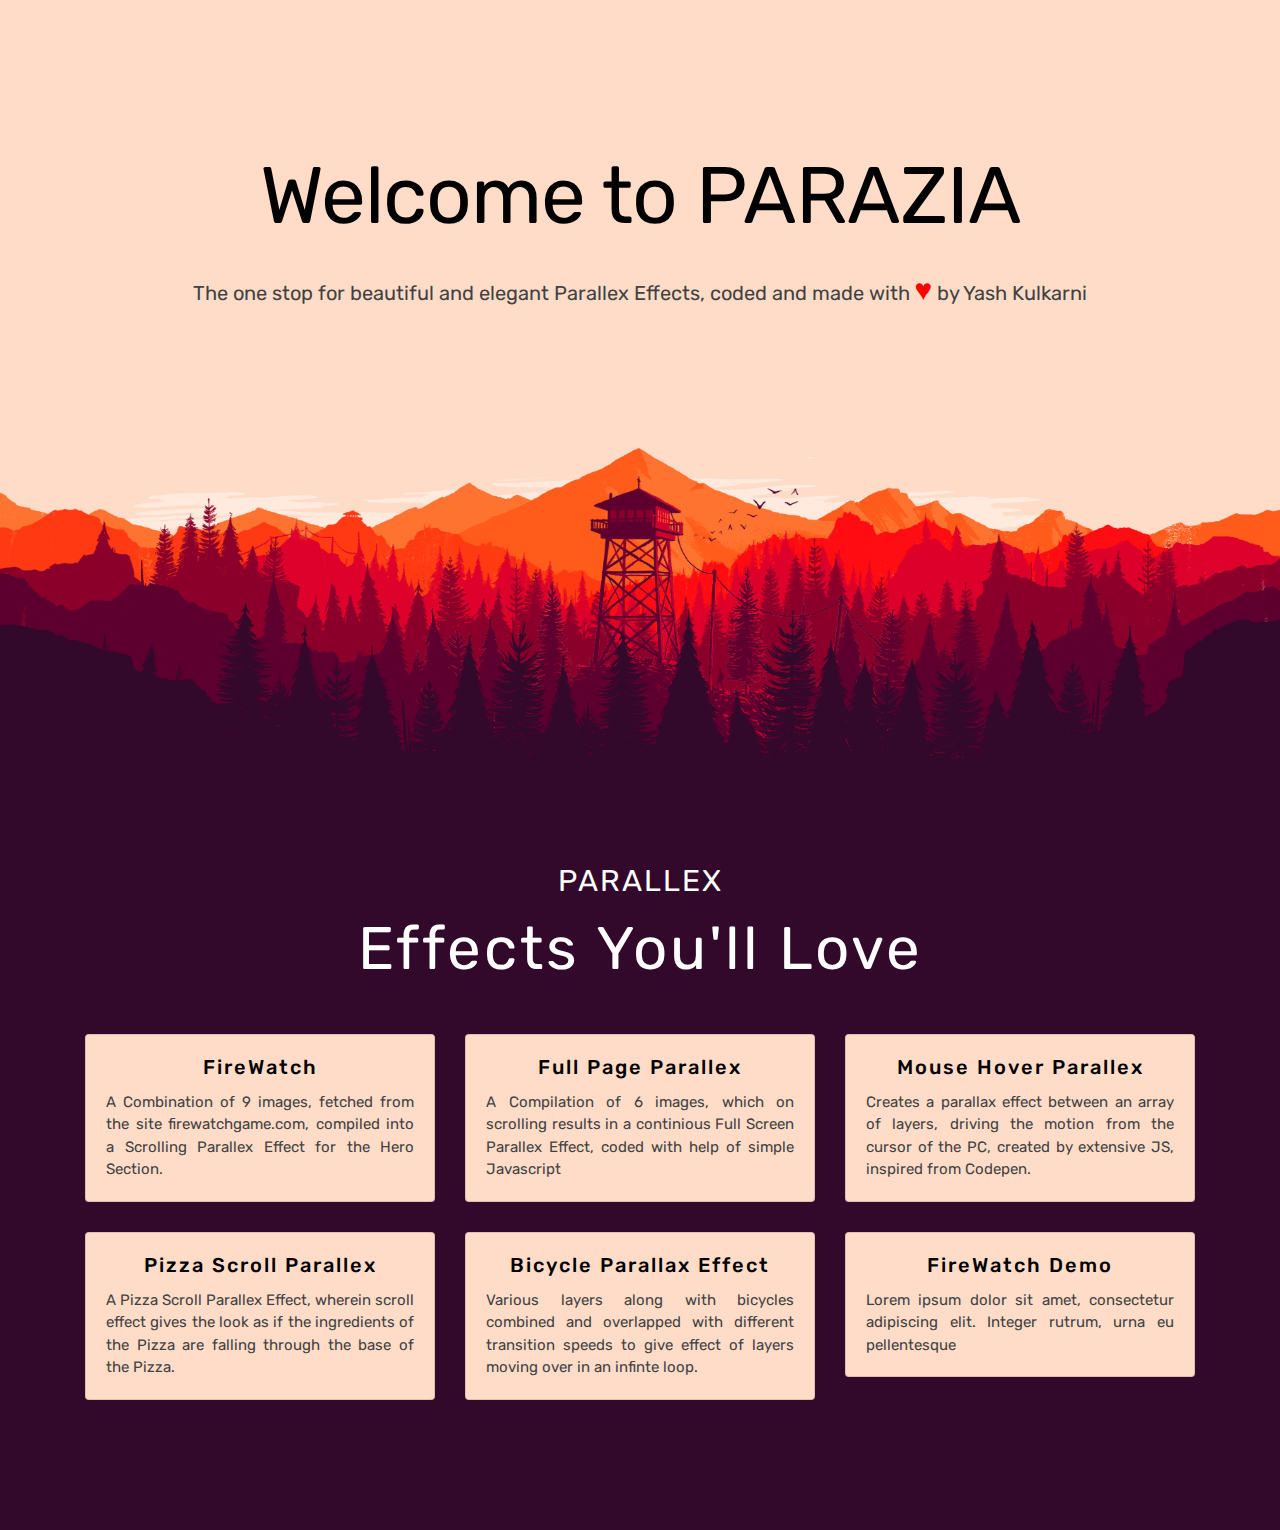
<file: index.html>
<!doctype html>
<html lang="en">
<head>
    <title>Parazia - The Parallex Stop</title>
    <!-- Required meta tags -->
    <meta charset="utf-8">
    <meta name="viewport" content="width=device-width, initial-scale=1, shrink-to-fit=no">
    <meta name="description" content="Parazia - THe Parallex Landing Page">
    <meta name="keywords" content="HTML5, bootstrap, css, parallex, landing, responsive">
    <link rel="icon" href="images/logo.png" type="image" sizes="16x16">
    <!-- Font -->
    <link rel="dns-prefetch" href="//fonts.googleapis.com">
    <link href="https://fonts.googleapis.com/css?family=Rubik:300,400,500" rel="stylesheet">

    <!-- Bootstrap CSS -->
    <link rel="stylesheet" href="css/bootstrap.min.css">
    <!-- Themify Icons -->
    <link rel="stylesheet" href="css/themify-icons.css">
    <!-- Owl carousel -->
    <link rel="stylesheet" href="css/owl.carousel.min.css">
    <!-- Main css -->
    <link href="css/style.css" rel="stylesheet">
</head>

<body data-spy="scroll" data-target="#navbar" data-offset="30">

    <!-- Nav Menu 

    <div class="nav-menu fixed-top">
        <div class="container">
            <div class="row">
                <div class="col-md-12">
                    <nav class="navbar navbar-dark navbar-expand-lg">
                        <a class="navbar-brand" href="index.html"><img src="images/logo.png" class="img-fluid" alt="logo"></a> <button class="navbar-toggler" type="button" data-toggle="collapse" data-target="#navbar" aria-controls="navbar" aria-expanded="false" aria-label="Toggle navigation"> <span class="navbar-toggler-icon"></span> </button>
                        <div class="collapse navbar-collapse" id="navbar">
                            <ul class="navbar-nav ml-auto">
                                <li class="nav-item"> <a class="nav-link active" href="#home">HOME <span class="sr-only">(current)</span></a> </li>
                                <li class="nav-item"> <a class="nav-link" href="#features">FEATURES</a> </li>
                                <li class="nav-item"> <a class="nav-link" href="#gallery">GALLERY</a> </li>
                                <li class="nav-item"> <a class="nav-link" href="#pricing">PRICING</a> </li>
                                <li class="nav-item"> <a class="nav-link" href="#contact">CONTACT</a> </li>
                                <li class="nav-item"><a href="#" class="btn btn-outline-light my-3 my-sm-0 ml-lg-3">Download</a></li>
                            </ul>
                        </div>
                    </nav>
                </div>
            </div>
        </div>
    </div>
-->

    <header class="bg-gradient" id="home">
        <div class="container mt-5">
            <h1>Welcome to PARAZIA</h1>
            <p class="subtitle">The one stop for beautiful and elegant Parallex Effects, coded and made with 
                <span style="font-size:150%;color:red">&hearts;</span> by <a class="name" href="https://github.com/Selium98" target="_blank">Yash Kulkarni</a></p>

        </div>
        <div class="img-holder mt-3"><img src="images/hero2.png" width="100%" class="img-fluid"></div>
    </header>

<!-- conrainer section starts -->

    <div class="container" style="padding-top: 100px; padding-bottom: 100px;">

        <div class="section-title">
            <div class="section-mini-heading">parallex</div>
            <div class="section-heading">Effects you'll love</div>
        </div>

        <div class="row">
                    
           <div class="col-12 col-lg-4">
                <a href="./Effect 1 - FireWatch/index.html" target="_blank">
                   <div class="card">
                        <h4 class="card-title">FireWatch</h4>
                            <p class="card-text">A Combination of 9 images, fetched from the site firewatchgame.com, compiled into a Scrolling Parallex Effect for the Hero Section.</p>    
                    </div>
                </a>
            </div>

            <div class="col-12 col-lg-4">
                 <a href="./Effect 2 - Full page Parallex Scrolling/index.html" target="_blank">
                    <div class="card">
                        <h4 class="card-title">Full Page Parallex</h4>
                        <p class="card-text">A Compilation of 6 images, which on scrolling results in a continious Full Screen Parallex Effect, coded with help of simple Javascript</p>    
                     </div>
                </a>
            </div>

            <div class="col-12 col-lg-4">
                <a href="./Effect 3 - Mouse Hover Parallex/index.html" target="_blank">
                   <div class="card">
                        <h4 class="card-title">Mouse Hover Parallex</h4>
                            <p class="card-text">Creates a parallax effect between an array of layers, driving the motion from the cursor of the PC, created by extensive JS, inspired from Codepen.</p>    
                    </div>
                </a>
            </div>


        </div>


<!--end of row 1 -->

        <div class="row">
                    
           <div class="col-12 col-lg-4">
                <a href="./Effect 4 - Pizza Mouse Scroll Parallex/index.html" target="_blank">
                   <div class="card">
                        <h4 class="card-title">Pizza Scroll Parallex</h4>
                            <p class="card-text">A Pizza Scroll Parallex Effect, wherein scroll effect gives the look as if the ingredients of the Pizza are falling through the base of the Pizza.</p>    
                    </div>
                </a>
            </div>
                     

           <div class="col-12 col-lg-4">
           		<a href="./Effect 5 - Bicycle Parallex Effect/index.html" target="_blank">
               		<div class="card">
               			<h4 class="card-title">Bicycle Parallax Effect</h4>
                        <p class="card-text">Various layers along with bicycles combined and overlapped with different transition speeds to give effect of layers moving over in an infinte loop.</p>    
                	</div>
            	</a>
            </div>

            <div class="col-12 col-lg-4">
               <div class="card">
                    <h4 class="card-title">FireWatch Demo</h4>
                        <p class="card-text">Lorem ipsum dolor sit amet, consectetur adipiscing elit. Integer rutrum, urna eu pellentesque </p>    
                </div>
            </div>

        </div>

<!--end of row 2 -->

    </div>

<!--end of container section -->
</body>
</html>
</file>
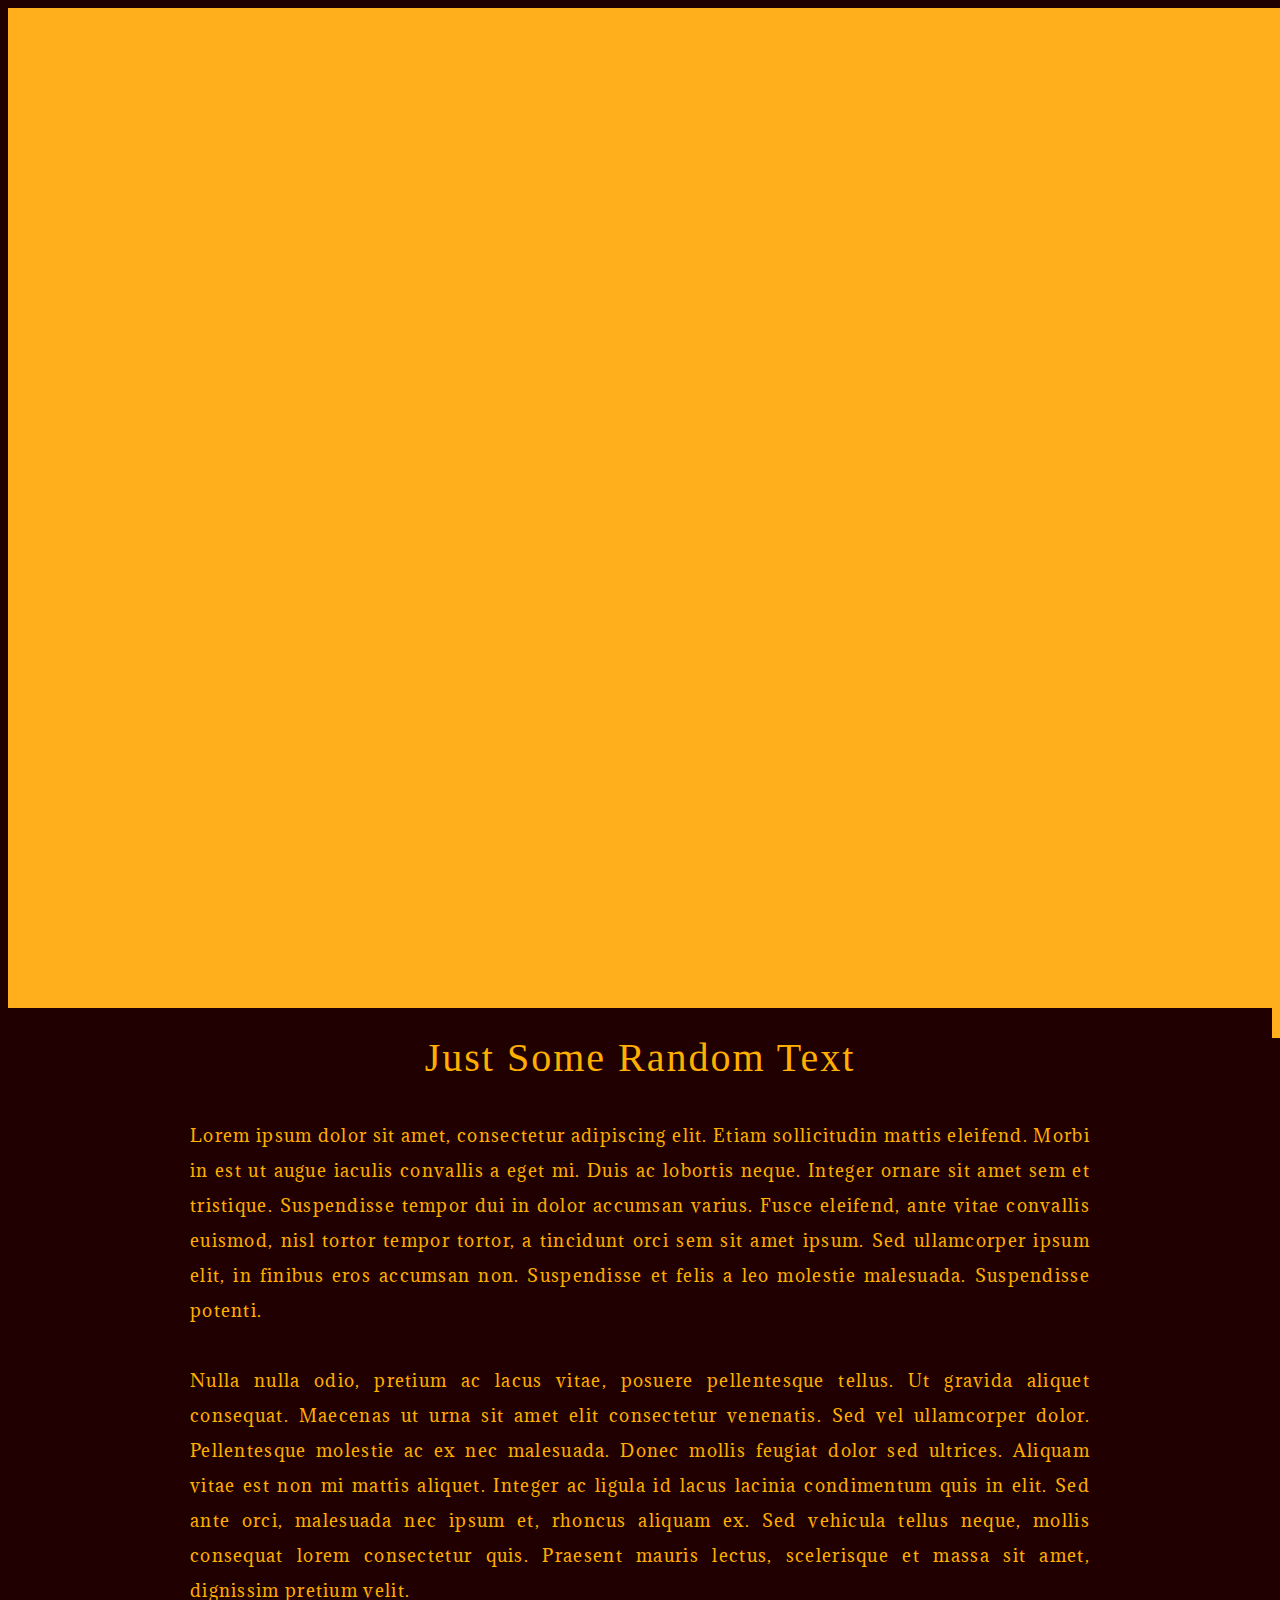
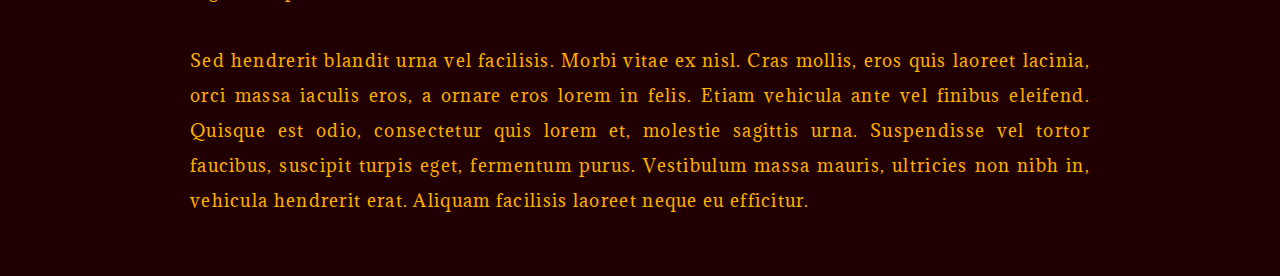
<file: Effect 1 - FireWatch/index.html>
<!DOCTYPE html>

<html>
	<head>
		<meta name="viewport" content="width=device-width, initial-scale=1"> 
		<title>Effect 1 - Firewatch</title>
		<meta charset="utf-8">
		<link rel="stylesheet" href="css/firewatchlaunch.css" type="text/css" media="screen" charset="utf-8">
		<link href='https://fonts.googleapis.com/css?family=Adamina' rel='stylesheet'>
		<link rel="icon" href="images/logo.png" type="image" sizes="16x16">
		<script type="text/javascript" src="js/script.js"></script>					
	</head>
	<body class="firewatch launch withxbone">
		<div id="page">
			<div class="keyart" id="nonparallax"></div>
			<div class="keyart" id="parallax">
				<div class="keyart_layer parallax" id="keyart-0" data-speed="2"></div>		<!-- 00.0 -->
				<div class="keyart_layer parallax" id="keyart-1" data-speed="5"></div>	<!-- 12.5 -->
				<div class="keyart_layer parallax" id="keyart-2" data-speed="11"></div>		<!-- 25.0 -->
				<div class="keyart_layer parallax" id="keyart-3" data-speed="16"></div>	<!-- 37.5 -->
				<div class="keyart_layer parallax" id="keyart-4" data-speed="26"></div>		<!-- 50.0 -->
				<div class="keyart_layer parallax" id="keyart-5" data-speed="36"></div>	<!-- 62.5 -->
				<div class="keyart_layer parallax" id="keyart-6" data-speed="49"></div>		<!-- 75.0 -->
				<div class="keyart_layer" id="keyart-scrim"></div>
				<div class="keyart_layer parallax" id="keyart-7" data-speed="69"></div>		<!-- 87.5 -->
				<div class="keyart_layer" id="keyart-8" data-speed="100"></div>		<!-- 100. -->
			</div> 
			<div id="maincontain">
				<div id="main">
					<h2 class="mainheading">Just Some Random Text</h2>
					<h2 class="subtext">Lorem ipsum dolor sit amet, consectetur adipiscing elit. Etiam sollicitudin mattis eleifend. Morbi in est ut augue iaculis convallis a eget mi. Duis ac lobortis neque. Integer ornare sit amet sem et tristique. Suspendisse tempor dui in dolor accumsan varius. Fusce eleifend, ante vitae convallis euismod, nisl tortor tempor tortor, a tincidunt orci sem sit amet ipsum. Sed ullamcorper ipsum elit, in finibus eros accumsan non. Suspendisse et felis a leo molestie malesuada. Suspendisse potenti. <br><br>Nulla nulla odio, pretium ac lacus vitae, posuere pellentesque tellus. Ut gravida aliquet consequat. Maecenas ut urna sit amet elit consectetur venenatis. Sed vel ullamcorper dolor. Pellentesque molestie ac ex nec malesuada. Donec mollis feugiat dolor sed ultrices. Aliquam vitae est non mi mattis aliquet. Integer ac ligula id lacus lacinia condimentum quis in elit. Sed ante orci, malesuada nec ipsum et, rhoncus aliquam ex. Sed vehicula tellus neque, mollis consequat lorem consectetur quis. Praesent mauris lectus, scelerisque et massa sit amet, dignissim pretium velit.<br> <br> Sed hendrerit blandit urna vel facilisis. Morbi vitae ex nisl. Cras mollis, eros quis laoreet lacinia, orci massa iaculis eros, a ornare eros lorem in felis. Etiam vehicula ante vel finibus eleifend. Quisque est odio, consectetur quis lorem et, molestie sagittis urna. Suspendisse vel tortor faucibus, suscipit turpis eget, fermentum purus. Vestibulum massa mauris, ultricies non nibh in, vehicula hendrerit erat. Aliquam facilisis laoreet neque eu efficitur.
					</h2>
				</div>
			</div>
		</div>
	</body>
</html>
</file>
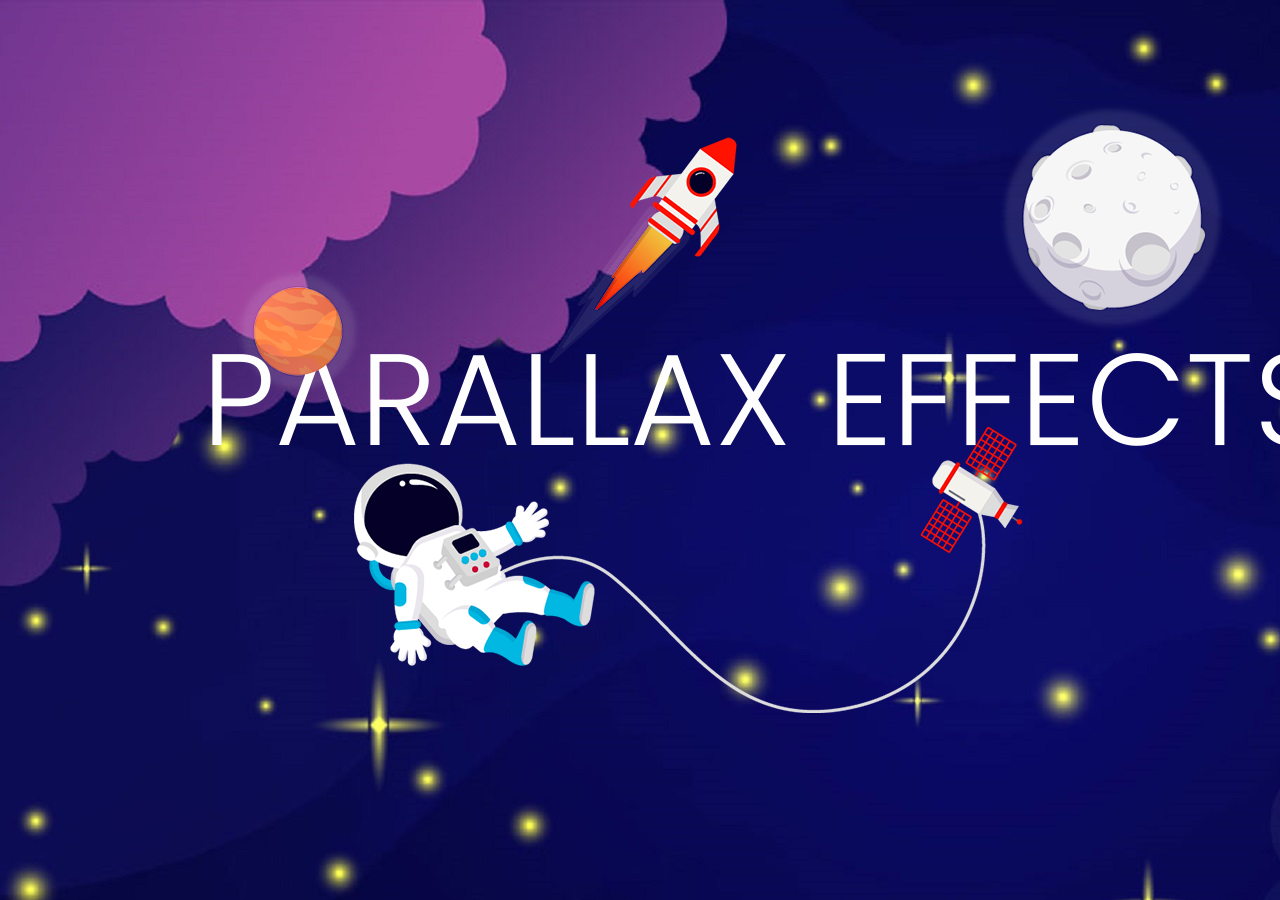
<file: Effect 3 - Mouse Hover Parallex/index.html>
<!DOCTYPE html>
<html>
<head>
	<meta charset="utf-8">
	<title>Effect 3 - Mouse Hover Parallex</title>
	<link rel="stylesheet" href="css/style.css">
	<link rel="icon" href="images/logo.png" sizes="16x16">
<script src="js/script.js"></script>
</head>
<body>
	<div class="container" style="width: 100%; height: 100vh; overflow: hidden; background: url(images/background1.jpg);
	background-attachment: fixed;">
		<ul id="scene">
			<li class="layer img-text" data-depth=".1"><img src="images/text.png"></li>
			<li class="layer" data-depth="1"><img src="images/planet1.png"></li>
			<li class="layer" data-depth="-1"><img src="images/planet2.png"></li>
			<li class="layer" data-depth="2"><img src="images/astronaut.png"></li>
			<li class="layer" data-depth="0.5"><img src="images/rocket.png"></li>
		</ul>
	</div>
	<script>
		var scene = document.getElementById('scene');
		var parallax = new Parallax(scene);
	</script>
</body>
</html>
</file>
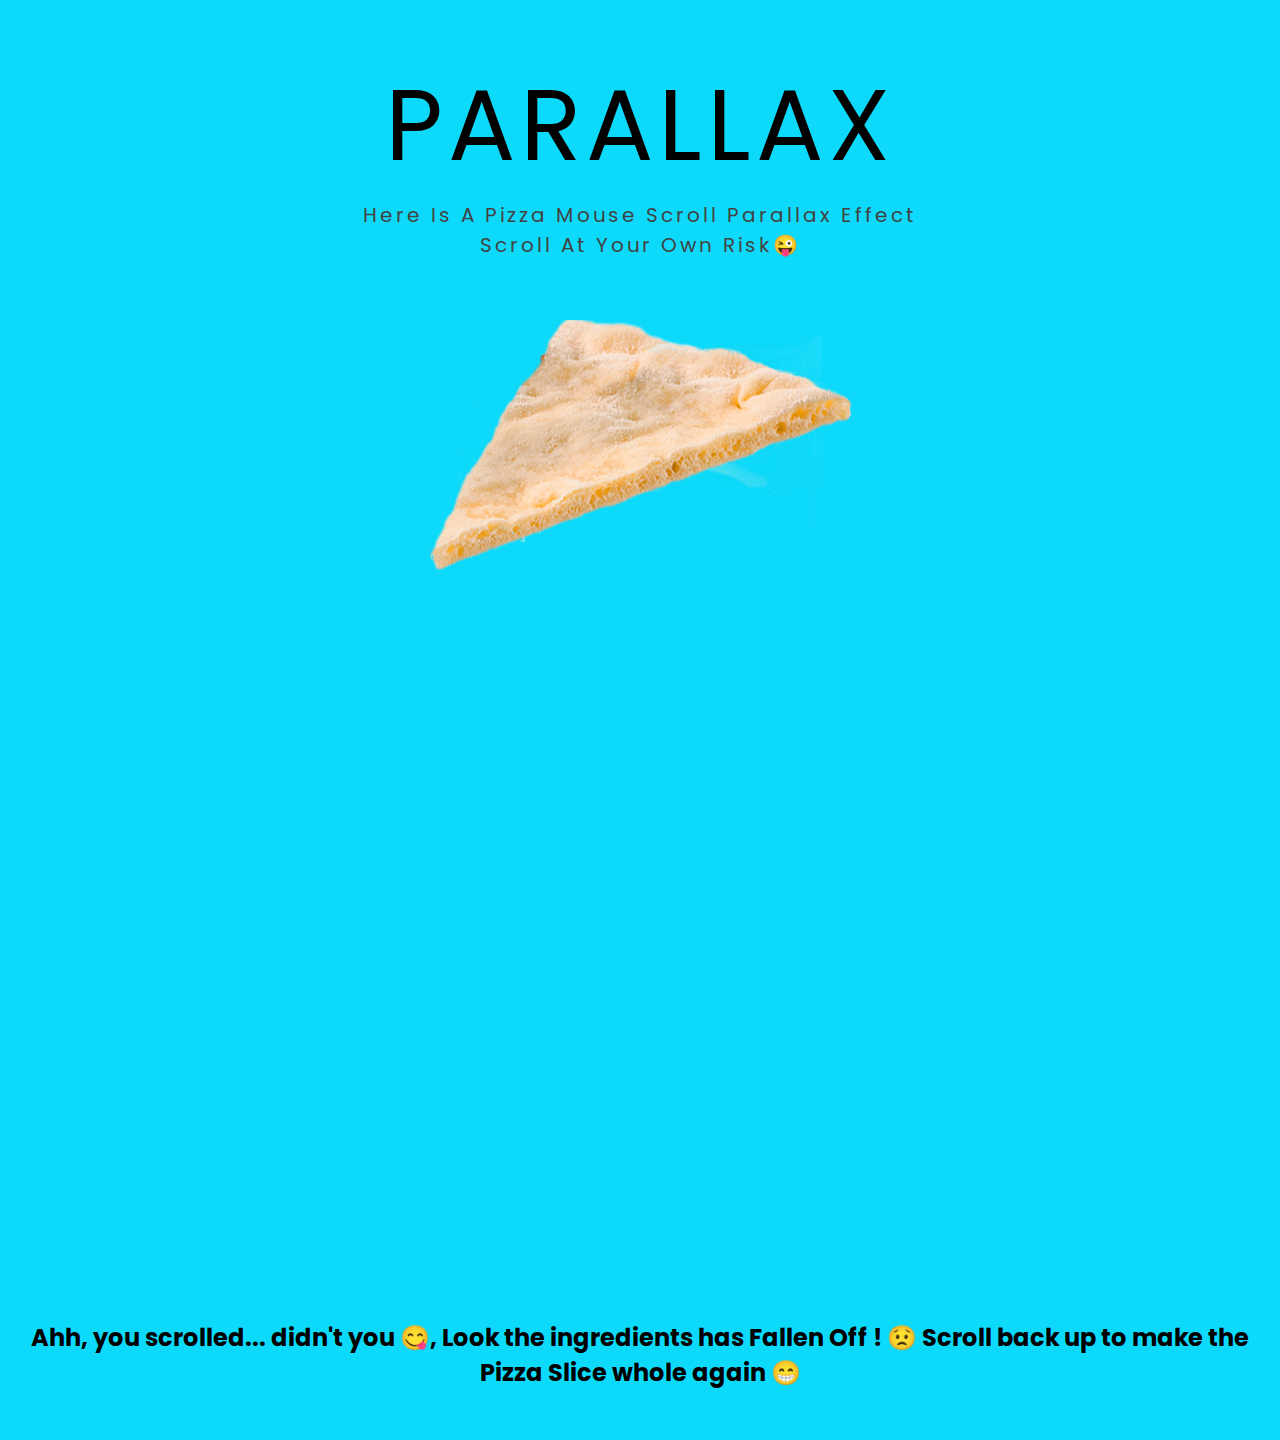
<file: Effect 4 - Pizza Mouse Scroll Parallex/index.html>
<!DOCTYPE html>
<html lang="en">
<head>
    <meta charset="UTF-8">
    <meta name="viewport" content="width=device-width, initial-scale=1.0">
    <title>Effect 4 - Pizza Mouse Scroll Parallex</title>
    <link rel="icon" href="images/logo.png" sizes="16x16">
    <link rel="stylesheet" href="css/style.css">
    <link href="https://fonts.googleapis.com/css?family=Poppins&display=swap" rel="stylesheet">
</head>
<body>
    <div class="text">Parallax</div>
        <div class="sub-text">
        	<p>here is a pizza mouse scroll parallax effect</p>
        	<p>scroll at your own risk😜</p>
    	</div>
    <div class="thumb">
        <div class="bg bg1"></div>
        <div class="bg bg2"></div>
        <div class="bg bg3"></div>
        <div class="bg bg4"></div>
        <div class="bg bg5"></div>
        <div class="bg bg6"></div>
    </div>
    <section class="bottom-text">
        <h2>Ahh, you scrolled... didn't you 😋, Look the ingredients has Fallen Off ! 😟 Scroll back up to make the Pizza Slice whole again 😁</h2>
    </section>

    <script>
        function check(element){
            const item = document.querySelector(element);
            return item.scrollHeight/2;
        }
        function start(element1, element2){
            const el1 = document.querySelectorAll(element1);
            const el2 = document.querySelectorAll(element2);
            el1.forEach((item, index)=>{
                let height = item.clientHeight;
                item.style.top = `${index*height}px`;
                el2.forEach(item =>{
                    item.style.minHeight = `${el1.length * height}px`;
                })
            })
        }
        function end(element){
            const el = document.querySelectorAll(element);
            el.forEach(item =>{
                item.style.top = 0;
            })
        }

        window.addEventListener('scroll', ()=>{
            if(window.scrollY > check('.text')){
                start('.bg', '.thumb');
            }else{
                end('.bg');
            }
        })
    </script>
</body>
</html>
</file>
<file: css/themify-icons.css>
@font-face {
    font-family: 'themify';
    src: url('../fonts/themify.eot?-fvbane');
    src: url('../fonts/themify.eot?#iefix-fvbane') format('embedded-opentype'), url('../fonts/themify.woff?-fvbane') format('woff'), url('../fonts/themify.ttf?-fvbane') format('truetype'), url('../fonts/themify.svg?-fvbane#themify') format('svg');
    font-weight: normal;
    font-style: normal;
}

[class^="ti-"],
[class*=" ti-"] {
    font-family: 'themify';
    speak: none;
    font-style: normal;
    font-weight: normal;
    font-variant: normal;
    text-transform: none;
    line-height: 1;
    /* Better Font Rendering =========== */
    -webkit-font-smoothing: antialiased;
    -moz-osx-font-smoothing: grayscale;
}

.ti-wand:before {
    content: "\e600";
}

.ti-volume:before {
    content: "\e601";
}

.ti-user:before {
    content: "\e602";
}

.ti-unlock:before {
    content: "\e603";
}

.ti-unlink:before {
    content: "\e604";
}

.ti-trash:before {
    content: "\e605";
}

.ti-thought:before {
    content: "\e606";
}

.ti-target:before {
    content: "\e607";
}

.ti-tag:before {
    content: "\e608";
}

.ti-tablet:before {
    content: "\e609";
}

.ti-star:before {
    content: "\e60a";
}

.ti-spray:before {
    content: "\e60b";
}

.ti-signal:before {
    content: "\e60c";
}

.ti-shopping-cart:before {
    content: "\e60d";
}

.ti-shopping-cart-full:before {
    content: "\e60e";
}

.ti-settings:before {
    content: "\e60f";
}

.ti-search:before {
    content: "\e610";
}

.ti-zoom-in:before {
    content: "\e611";
}

.ti-zoom-out:before {
    content: "\e612";
}

.ti-cut:before {
    content: "\e613";
}

.ti-ruler:before {
    content: "\e614";
}

.ti-ruler-pencil:before {
    content: "\e615";
}

.ti-ruler-alt:before {
    content: "\e616";
}

.ti-bookmark:before {
    content: "\e617";
}

.ti-bookmark-alt:before {
    content: "\e618";
}

.ti-reload:before {
    content: "\e619";
}

.ti-plus:before {
    content: "\e61a";
}

.ti-pin:before {
    content: "\e61b";
}

.ti-pencil:before {
    content: "\e61c";
}

.ti-pencil-alt:before {
    content: "\e61d";
}

.ti-paint-roller:before {
    content: "\e61e";
}

.ti-paint-bucket:before {
    content: "\e61f";
}

.ti-na:before {
    content: "\e620";
}

.ti-mobile:before {
    content: "\e621";
}

.ti-minus:before {
    content: "\e622";
}

.ti-medall:before {
    content: "\e623";
}

.ti-medall-alt:before {
    content: "\e624";
}

.ti-marker:before {
    content: "\e625";
}

.ti-marker-alt:before {
    content: "\e626";
}

.ti-arrow-up:before {
    content: "\e627";
}

.ti-arrow-right:before {
    content: "\e628";
}

.ti-arrow-left:before {
    content: "\e629";
}

.ti-arrow-down:before {
    content: "\e62a";
}

.ti-lock:before {
    content: "\e62b";
}

.ti-location-arrow:before {
    content: "\e62c";
}

.ti-link:before {
    content: "\e62d";
}

.ti-layout:before {
    content: "\e62e";
}

.ti-layers:before {
    content: "\e62f";
}

.ti-layers-alt:before {
    content: "\e630";
}

.ti-key:before {
    content: "\e631";
}

.ti-import:before {
    content: "\e632";
}

.ti-image:before {
    content: "\e633";
}

.ti-heart:before {
    content: "\e634";
}

.ti-heart-broken:before {
    content: "\e635";
}

.ti-hand-stop:before {
    content: "\e636";
}

.ti-hand-open:before {
    content: "\e637";
}

.ti-hand-drag:before {
    content: "\e638";
}

.ti-folder:before {
    content: "\e639";
}

.ti-flag:before {
    content: "\e63a";
}

.ti-flag-alt:before {
    content: "\e63b";
}

.ti-flag-alt-2:before {
    content: "\e63c";
}

.ti-eye:before {
    content: "\e63d";
}

.ti-export:before {
    content: "\e63e";
}

.ti-exchange-vertical:before {
    content: "\e63f";
}

.ti-desktop:before {
    content: "\e640";
}

.ti-cup:before {
    content: "\e641";
}

.ti-crown:before {
    content: "\e642";
}

.ti-comments:before {
    content: "\e643";
}

.ti-comment:before {
    content: "\e644";
}

.ti-comment-alt:before {
    content: "\e645";
}

.ti-close:before {
    content: "\e646";
}

.ti-clip:before {
    content: "\e647";
}

.ti-angle-up:before {
    content: "\e648";
}

.ti-angle-right:before {
    content: "\e649";
}

.ti-angle-left:before {
    content: "\e64a";
}

.ti-angle-down:before {
    content: "\e64b";
}

.ti-check:before {
    content: "\e64c";
}

.ti-check-box:before {
    content: "\e64d";
}

.ti-camera:before {
    content: "\e64e";
}

.ti-announcement:before {
    content: "\e64f";
}

.ti-brush:before {
    content: "\e650";
}

.ti-briefcase:before {
    content: "\e651";
}

.ti-bolt:before {
    content: "\e652";
}

.ti-bolt-alt:before {
    content: "\e653";
}

.ti-blackboard:before {
    content: "\e654";
}

.ti-bag:before {
    content: "\e655";
}

.ti-move:before {
    content: "\e656";
}

.ti-arrows-vertical:before {
    content: "\e657";
}

.ti-arrows-horizontal:before {
    content: "\e658";
}

.ti-fullscreen:before {
    content: "\e659";
}

.ti-arrow-top-right:before {
    content: "\e65a";
}

.ti-arrow-top-left:before {
    content: "\e65b";
}

.ti-arrow-circle-up:before {
    content: "\e65c";
}

.ti-arrow-circle-right:before {
    content: "\e65d";
}

.ti-arrow-circle-left:before {
    content: "\e65e";
}

.ti-arrow-circle-down:before {
    content: "\e65f";
}

.ti-angle-double-up:before {
    content: "\e660";
}

.ti-angle-double-right:before {
    content: "\e661";
}

.ti-angle-double-left:before {
    content: "\e662";
}

.ti-angle-double-down:before {
    content: "\e663";
}

.ti-zip:before {
    content: "\e664";
}

.ti-world:before {
    content: "\e665";
}

.ti-wheelchair:before {
    content: "\e666";
}

.ti-view-list:before {
    content: "\e667";
}

.ti-view-list-alt:before {
    content: "\e668";
}

.ti-view-grid:before {
    content: "\e669";
}

.ti-uppercase:before {
    content: "\e66a";
}

.ti-upload:before {
    content: "\e66b";
}

.ti-underline:before {
    content: "\e66c";
}

.ti-truck:before {
    content: "\e66d";
}

.ti-timer:before {
    content: "\e66e";
}

.ti-ticket:before {
    content: "\e66f";
}

.ti-thumb-up:before {
    content: "\e670";
}

.ti-thumb-down:before {
    content: "\e671";
}

.ti-text:before {
    content: "\e672";
}

.ti-stats-up:before {
    content: "\e673";
}

.ti-stats-down:before {
    content: "\e674";
}

.ti-split-v:before {
    content: "\e675";
}

.ti-split-h:before {
    content: "\e676";
}

.ti-smallcap:before {
    content: "\e677";
}

.ti-shine:before {
    content: "\e678";
}

.ti-shift-right:before {
    content: "\e679";
}

.ti-shift-left:before {
    content: "\e67a";
}

.ti-shield:before {
    content: "\e67b";
}

.ti-notepad:before {
    content: "\e67c";
}

.ti-server:before {
    content: "\e67d";
}

.ti-quote-right:before {
    content: "\e67e";
}

.ti-quote-left:before {
    content: "\e67f";
}

.ti-pulse:before {
    content: "\e680";
}

.ti-printer:before {
    content: "\e681";
}

.ti-power-off:before {
    content: "\e682";
}

.ti-plug:before {
    content: "\e683";
}

.ti-pie-chart:before {
    content: "\e684";
}

.ti-paragraph:before {
    content: "\e685";
}

.ti-panel:before {
    content: "\e686";
}

.ti-package:before {
    content: "\e687";
}

.ti-music:before {
    content: "\e688";
}

.ti-music-alt:before {
    content: "\e689";
}

.ti-mouse:before {
    content: "\e68a";
}

.ti-mouse-alt:before {
    content: "\e68b";
}

.ti-money:before {
    content: "\e68c";
}

.ti-microphone:before {
    content: "\e68d";
}

.ti-menu:before {
    content: "\e68e";
}

.ti-menu-alt:before {
    content: "\e68f";
}

.ti-map:before {
    content: "\e690";
}

.ti-map-alt:before {
    content: "\e691";
}

.ti-loop:before {
    content: "\e692";
}

.ti-location-pin:before {
    content: "\e693";
}

.ti-list:before {
    content: "\e694";
}

.ti-light-bulb:before {
    content: "\e695";
}

.ti-Italic:before {
    content: "\e696";
}

.ti-info:before {
    content: "\e697";
}

.ti-infinite:before {
    content: "\e698";
}

.ti-id-badge:before {
    content: "\e699";
}

.ti-hummer:before {
    content: "\e69a";
}

.ti-home:before {
    content: "\e69b";
}

.ti-help:before {
    content: "\e69c";
}

.ti-headphone:before {
    content: "\e69d";
}

.ti-harddrives:before {
    content: "\e69e";
}

.ti-harddrive:before {
    content: "\e69f";
}

.ti-gift:before {
    content: "\e6a0";
}

.ti-game:before {
    content: "\e6a1";
}

.ti-filter:before {
    content: "\e6a2";
}

.ti-files:before {
    content: "\e6a3";
}

.ti-file:before {
    content: "\e6a4";
}

.ti-eraser:before {
    content: "\e6a5";
}

.ti-envelope:before {
    content: "\e6a6";
}

.ti-download:before {
    content: "\e6a7";
}

.ti-direction:before {
    content: "\e6a8";
}

.ti-direction-alt:before {
    content: "\e6a9";
}

.ti-dashboard:before {
    content: "\e6aa";
}

.ti-control-stop:before {
    content: "\e6ab";
}

.ti-control-shuffle:before {
    content: "\e6ac";
}

.ti-control-play:before {
    content: "\e6ad";
}

.ti-control-pause:before {
    content: "\e6ae";
}

.ti-control-forward:before {
    content: "\e6af";
}

.ti-control-backward:before {
    content: "\e6b0";
}

.ti-cloud:before {
    content: "\e6b1";
}

.ti-cloud-up:before {
    content: "\e6b2";
}

.ti-cloud-down:before {
    content: "\e6b3";
}

.ti-clipboard:before {
    content: "\e6b4";
}

.ti-car:before {
    content: "\e6b5";
}

.ti-calendar:before {
    content: "\e6b6";
}

.ti-book:before {
    content: "\e6b7";
}

.ti-bell:before {
    content: "\e6b8";
}

.ti-basketball:before {
    content: "\e6b9";
}

.ti-bar-chart:before {
    content: "\e6ba";
}

.ti-bar-chart-alt:before {
    content: "\e6bb";
}

.ti-back-right:before {
    content: "\e6bc";
}

.ti-back-left:before {
    content: "\e6bd";
}

.ti-arrows-corner:before {
    content: "\e6be";
}

.ti-archive:before {
    content: "\e6bf";
}

.ti-anchor:before {
    content: "\e6c0";
}

.ti-align-right:before {
    content: "\e6c1";
}

.ti-align-left:before {
    content: "\e6c2";
}

.ti-align-justify:before {
    content: "\e6c3";
}

.ti-align-center:before {
    content: "\e6c4";
}

.ti-alert:before {
    content: "\e6c5";
}

.ti-alarm-clock:before {
    content: "\e6c6";
}

.ti-agenda:before {
    content: "\e6c7";
}

.ti-write:before {
    content: "\e6c8";
}

.ti-window:before {
    content: "\e6c9";
}

.ti-widgetized:before {
    content: "\e6ca";
}

.ti-widget:before {
    content: "\e6cb";
}

.ti-widget-alt:before {
    content: "\e6cc";
}

.ti-wallet:before {
    content: "\e6cd";
}

.ti-video-clapper:before {
    content: "\e6ce";
}

.ti-video-camera:before {
    content: "\e6cf";
}

.ti-vector:before {
    content: "\e6d0";
}

.ti-themify-logo:before {
    content: "\e6d1";
}

.ti-themify-favicon:before {
    content: "\e6d2";
}

.ti-themify-favicon-alt:before {
    content: "\e6d3";
}

.ti-support:before {
    content: "\e6d4";
}

.ti-stamp:before {
    content: "\e6d5";
}

.ti-split-v-alt:before {
    content: "\e6d6";
}

.ti-slice:before {
    content: "\e6d7";
}

.ti-shortcode:before {
    content: "\e6d8";
}

.ti-shift-right-alt:before {
    content: "\e6d9";
}

.ti-shift-left-alt:before {
    content: "\e6da";
}

.ti-ruler-alt-2:before {
    content: "\e6db";
}

.ti-receipt:before {
    content: "\e6dc";
}

.ti-pin2:before {
    content: "\e6dd";
}

.ti-pin-alt:before {
    content: "\e6de";
}

.ti-pencil-alt2:before {
    content: "\e6df";
}

.ti-palette:before {
    content: "\e6e0";
}

.ti-more:before {
    content: "\e6e1";
}

.ti-more-alt:before {
    content: "\e6e2";
}

.ti-microphone-alt:before {
    content: "\e6e3";
}

.ti-magnet:before {
    content: "\e6e4";
}

.ti-line-double:before {
    content: "\e6e5";
}

.ti-line-dotted:before {
    content: "\e6e6";
}

.ti-line-dashed:before {
    content: "\e6e7";
}

.ti-layout-width-full:before {
    content: "\e6e8";
}

.ti-layout-width-default:before {
    content: "\e6e9";
}

.ti-layout-width-default-alt:before {
    content: "\e6ea";
}

.ti-layout-tab:before {
    content: "\e6eb";
}

.ti-layout-tab-window:before {
    content: "\e6ec";
}

.ti-layout-tab-v:before {
    content: "\e6ed";
}

.ti-layout-tab-min:before {
    content: "\e6ee";
}

.ti-layout-slider:before {
    content: "\e6ef";
}

.ti-layout-slider-alt:before {
    content: "\e6f0";
}

.ti-layout-sidebar-right:before {
    content: "\e6f1";
}

.ti-layout-sidebar-none:before {
    content: "\e6f2";
}

.ti-layout-sidebar-left:before {
    content: "\e6f3";
}

.ti-layout-placeholder:before {
    content: "\e6f4";
}

.ti-layout-menu:before {
    content: "\e6f5";
}

.ti-layout-menu-v:before {
    content: "\e6f6";
}

.ti-layout-menu-separated:before {
    content: "\e6f7";
}

.ti-layout-menu-full:before {
    content: "\e6f8";
}

.ti-layout-media-right-alt:before {
    content: "\e6f9";
}

.ti-layout-media-right:before {
    content: "\e6fa";
}

.ti-layout-media-overlay:before {
    content: "\e6fb";
}

.ti-layout-media-overlay-alt:before {
    content: "\e6fc";
}

.ti-layout-media-overlay-alt-2:before {
    content: "\e6fd";
}

.ti-layout-media-left-alt:before {
    content: "\e6fe";
}

.ti-layout-media-left:before {
    content: "\e6ff";
}

.ti-layout-media-center-alt:before {
    content: "\e700";
}

.ti-layout-media-center:before {
    content: "\e701";
}

.ti-layout-list-thumb:before {
    content: "\e702";
}

.ti-layout-list-thumb-alt:before {
    content: "\e703";
}

.ti-layout-list-post:before {
    content: "\e704";
}

.ti-layout-list-large-image:before {
    content: "\e705";
}

.ti-layout-line-solid:before {
    content: "\e706";
}

.ti-layout-grid4:before {
    content: "\e707";
}

.ti-layout-grid3:before {
    content: "\e708";
}

.ti-layout-grid2:before {
    content: "\e709";
}

.ti-layout-grid2-thumb:before {
    content: "\e70a";
}

.ti-layout-cta-right:before {
    content: "\e70b";
}

.ti-layout-cta-left:before {
    content: "\e70c";
}

.ti-layout-cta-center:before {
    content: "\e70d";
}

.ti-layout-cta-btn-right:before {
    content: "\e70e";
}

.ti-layout-cta-btn-left:before {
    content: "\e70f";
}

.ti-layout-column4:before {
    content: "\e710";
}

.ti-layout-column3:before {
    content: "\e711";
}

.ti-layout-column2:before {
    content: "\e712";
}

.ti-layout-accordion-separated:before {
    content: "\e713";
}

.ti-layout-accordion-merged:before {
    content: "\e714";
}

.ti-layout-accordion-list:before {
    content: "\e715";
}

.ti-ink-pen:before {
    content: "\e716";
}

.ti-info-alt:before {
    content: "\e717";
}

.ti-help-alt:before {
    content: "\e718";
}

.ti-headphone-alt:before {
    content: "\e719";
}

.ti-hand-point-up:before {
    content: "\e71a";
}

.ti-hand-point-right:before {
    content: "\e71b";
}

.ti-hand-point-left:before {
    content: "\e71c";
}

.ti-hand-point-down:before {
    content: "\e71d";
}

.ti-gallery:before {
    content: "\e71e";
}

.ti-face-smile:before {
    content: "\e71f";
}

.ti-face-sad:before {
    content: "\e720";
}

.ti-credit-card:before {
    content: "\e721";
}

.ti-control-skip-forward:before {
    content: "\e722";
}

.ti-control-skip-backward:before {
    content: "\e723";
}

.ti-control-record:before {
    content: "\e724";
}

.ti-control-eject:before {
    content: "\e725";
}

.ti-comments-smiley:before {
    content: "\e726";
}

.ti-brush-alt:before {
    content: "\e727";
}

.ti-youtube:before {
    content: "\e728";
}

.ti-vimeo:before {
    content: "\e729";
}

.ti-twitter:before {
    content: "\e72a";
}

.ti-time:before {
    content: "\e72b";
}

.ti-tumblr:before {
    content: "\e72c";
}

.ti-skype:before {
    content: "\e72d";
}

.ti-share:before {
    content: "\e72e";
}

.ti-share-alt:before {
    content: "\e72f";
}

.ti-rocket:before {
    content: "\e730";
}

.ti-pinterest:before {
    content: "\e731";
}

.ti-new-window:before {
    content: "\e732";
}

.ti-microsoft:before {
    content: "\e733";
}

.ti-list-ol:before {
    content: "\e734";
}

.ti-linkedin:before {
    content: "\e735";
}

.ti-layout-sidebar-2:before {
    content: "\e736";
}

.ti-layout-grid4-alt:before {
    content: "\e737";
}

.ti-layout-grid3-alt:before {
    content: "\e738";
}

.ti-layout-grid2-alt:before {
    content: "\e739";
}

.ti-layout-column4-alt:before {
    content: "\e73a";
}

.ti-layout-column3-alt:before {
    content: "\e73b";
}

.ti-layout-column2-alt:before {
    content: "\e73c";
}

.ti-instagram:before {
    content: "\e73d";
}

.ti-google:before {
    content: "\e73e";
}

.ti-github:before {
    content: "\e73f";
}

.ti-flickr:before {
    content: "\e740";
}

.ti-facebook:before {
    content: "\e741";
}

.ti-dropbox:before {
    content: "\e742";
}

.ti-dribbble:before {
    content: "\e743";
}

.ti-apple:before {
    content: "\e744";
}

.ti-android:before {
    content: "\e745";
}

.ti-save:before {
    content: "\e746";
}

.ti-save-alt:before {
    content: "\e747";
}

.ti-yahoo:before {
    content: "\e748";
}

.ti-wordpress:before {
    content: "\e749";
}

.ti-vimeo-alt:before {
    content: "\e74a";
}

.ti-twitter-alt:before {
    content: "\e74b";
}

.ti-tumblr-alt:before {
    content: "\e74c";
}

.ti-trello:before {
    content: "\e74d";
}

.ti-stack-overflow:before {
    content: "\e74e";
}

.ti-soundcloud:before {
    content: "\e74f";
}

.ti-sharethis:before {
    content: "\e750";
}

.ti-sharethis-alt:before {
    content: "\e751";
}

.ti-reddit:before {
    content: "\e752";
}

.ti-pinterest-alt:before {
    content: "\e753";
}

.ti-microsoft-alt:before {
    content: "\e754";
}

.ti-linux:before {
    content: "\e755";
}

.ti-jsfiddle:before {
    content: "\e756";
}

.ti-joomla:before {
    content: "\e757";
}

.ti-html5:before {
    content: "\e758";
}

.ti-flickr-alt:before {
    content: "\e759";
}

.ti-email:before {
    content: "\e75a";
}

.ti-drupal:before {
    content: "\e75b";
}

.ti-dropbox-alt:before {
    content: "\e75c";
}

.ti-css3:before {
    content: "\e75d";
}

.ti-rss:before {
    content: "\e75e";
}

.ti-rss-alt:before {
    content: "\e75f";
}

.ti-lg {
    font-size: 1.33333333em;
    line-height: 0.75em;
    vertical-align: -15%;
}

.ti-2x {
    font-size: 2em;
}

.ti-3x {
    font-size: 3em;
}

.ti-4x {
    font-size: 4em;
}

.ti-5x {
    font-size: 5em;
}
</file>
<file: css/style.css>
body {
    font-family: 'Rubik', sans-serif;
    position: relative;
    background-color: #32092B;
}

h1 {
    font-size: 80px;
    font-weight: 400;
    letter-spacing: -1px;
    margin-bottom: 1.5rem;
    color: black;
}

h2 {
    font-size: 45px;
    font-weight: 300;
    color: #633991;
    letter-spacing: -1px;
    margin-bottom: 1rem;
}

h3 {
    color: #633991;
    font-size: 33px;
    font-weight: 500;
}

h4 {
    font-size: 20px;
    font-weight: 500;
    color: #633991;
}

h5 {
    font-size: 28px;
    font-weight: 300;
    color: #633991;
    margin-bottom: 0.7rem;
}

p {
    color: #959094;
}

a{
    text-decoration: none;
}

a:hover{
    text-decoration: none;
}



/* HERO
----------------------*/

header {
    padding: 100px 0 0;
    text-align: center;
    color: #FFF;
}

.bg-gradient {
    background-color: #FEDCC8;
}

.subtitle{ 
    font-size: 20px;
    color: #424242;
}

.name {
    color: #424242;
}

.name:hover{
    color: black;
    text-decoration: underline;
}

.section-mini-heading{
    text-align: center;
    text-transform: uppercase;
    font-size: 30px;
    color: white;
    letter-spacing: 2px;
    
}

.section-heading{
    text-align: center;
    text-transform: capitalize;
    font-size: 60px;
    padding-bottom: 40px;
    font-weight: 400px;
    color: white;
    letter-spacing: 3px;
    
}

.row{
    margin-bottom: 30px;
}


/* FEATURES
----------------------*/

.card{
    padding: 20px;
    background-color: #fedcc8;
    transition: .3s ;
    cursor: pointer;
}

.card:hover{
    transform: translate(-3%, -3%);
    background-color: #ffaa00;
    box-shadow: 5px 5px 20px white;
    text-decoration: none;
}

.card-title{
    text-align: center;
    color: black;
    font-size: 20px;
    letter-spacing: 2px;
    text-decoration: none;
}
.card-title:hover{
    text-decoration: none;
} 

.card-text{
    color: #424242;
    text-align: justify;
    font-size: 15px;
}

.card-text:hover{
    text-decoration: none;
    color: black;
}
</file>
<file: Effect 1 - FireWatch/css/firewatchlaunch.css>
h2,video {
	margin:0;
	padding:0;
	border:0;
	font:inherit;
	vertical-align:top
}

body {
	line-height:1
}

html {
	background-color: #210002;
	color: #ffaf00;
	font-family: 'Verlag A', 'Verlag B', "Verlag";
	font-weight: 300;
	font-style: normal;
	text-align: center;
	font-size: 20px;
}


/* PARALLAX */

.keyart, .keyart_layer {
	height: 1000px;
}

.keyart {
	position: relative;
	z-index: 10;
}

.keyart_layer {
	background-position: bottom center;
	background-size: auto 1038px;
	background-repeat: repeat-x;
	width: 100%;
	position: absolute;
}
.keyart_layer.parallax {
	position: fixed;
}
	#keyart-0 {
  background-image: url("http://www.firewatchgame.com/images/parallax/parallax0.png");
  background-color: #ffaf1b;
   padding-bottom: 30px;
}

#keyart-1 {
  background-image: url("http://www.firewatchgame.com/images/parallax/parallax1.png");
}

#keyart-2 {
  background-image: url("http://www.firewatchgame.com/images/parallax/parallax2.png");
}

#keyart-3 {
  background-image: url("http://www.firewatchgame.com/images/parallax/parallax3.png");
 
}

#keyart-4 {
  background-image: url("http://www.firewatchgame.com/images/parallax/parallax4.png");
}

#keyart-5 {
  background-image: url("http://www.firewatchgame.com/images/parallax/parallax5.png");
}

#keyart-6 {
  background-image: url("http://www.firewatchgame.com/images/parallax/parallax6.png");
}

#keyart-7 {
  background-image: url("http://www.firewatchgame.com/images/parallax/parallax7.png");

}

#keyart-8 {
  background-image: url("http://www.firewatchgame.com/images/parallax/parallax8.png");
  

}
	#keyart-scrim {
		background-color: #ffaf00;
		opacity: 0;
	}

@media (-webkit-min-device-pixel-ratio: 1.5), (min-resolution: 144dpi){ 
   	 #keyart-0 {
    background-image: url("http://www.firewatchgame.com/images/parallax/parallax0@2x.png");
    background-color: #ffaf1b;
  }

  #keyart-1 {
    background-image: url("http://www.firewatchgame.com/images/parallax/parallax1@2x.png");
  }

  #keyart-2 {
    background-image: url("http://www.firewatchgame.com/images/parallax/parallax2@2x.png");
  }

  #keyart-3 {
    background-image: url("http://www.firewatchgame.com/images/parallax/parallax3@2x.png");
  }

  #keyart-4 {
    background-image: url("http://www.firewatchgame.com/images/parallax/parallax4@2x.png");
  }

  #keyart-5 {
    background-image: url("http://www.firewatchgame.com/images/parallax/parallax5@2x.png");
  }

  #keyart-6 {
    background-image: url("http://www.firewatchgame.com/images/parallax/parallax6@2x.png");
  }

  #keyart-7 {
    background-image: url("http://www.firewatchgame.com/images/parallax/parallax7@2x.png");
  }

  #keyart-8 {
    background-image: url("http://www.firewatchgame.com/images/parallax/parallax8@2x.png");
  }
}

#maincontain {
	background-color: #210002;
	position: relative;
	z-index: 98;
}

	.pax #maincontain {
		top: 140px;
	}

#main {
	max-width: 900px;
	padding-left: 30px;
	padding-right: 30px;
	margin-left: auto;
	margin-right: auto;
	z-index: 99;
	position: relative;
	background-color: #210002;
}
 
h2.banner.nobackground {
	color: #ffaf00;
}

.mainheading {
	font-size: 40px;
	text-transform: capitalize;
	padding-top: 30px;
	padding-bottom: 40px;
	letter-spacing: 2px;
}

.subtext{
	font-size: 17px;
	line-height: 35px;
	padding-bottom: 50px;
	letter-spacing: 1.3px;
	text-align: justify;
	font-family: Adamina;
}


@media (min-width: 601px) {

	#nonparallax {
		display: none;
	}
	#parallax {
		display: block;
	}

}


@media only screen and (max-device-width: 450px) {

	.keyart, .keyart_layer {
		height: 550px;
	}

	.keyart_layer {
		position: absolute;
		background-size: auto 600px;
	}
}
</file>
<file: Effect 3 - Mouse Hover Parallex/css/style.css>
html{
	overflow-y: hidden;
	overflow-x: hidden;
}
body
{
	margin: 0;
	padding: 0;
}

.mixBlnd
{
	background-blend-mode: screen;
}

.img-text{
	margin-left: 6%;
}
</file>
<file: Effect 4 - Pizza Mouse Scroll Parallex/css/style.css>
*{
    font-family: 'Poppins', sans-serif;
    margin: 0;
    padding: 0;
    box-sizing: border-box;
}
body{
    width: 100%;
    min-height: 100vh;
    background: rgb(13,218,250);
}
.text{
    width: 100%;
    padding-top: 50px;
    color: black;
    text-align: center;
    font-size: 100px;
    text-transform: uppercase;
    letter-spacing: 5px;
}

.sub-text{
    text-align: center;
    color: #424242;
    font-size: 20px;
    text-decoration: none;
    text-transform: capitalize;
    padding-bottom: 60px;
    letter-spacing: 3px;
    font-weight: 600px;
}

.thumb{
    width: 100%;
    min-height: 100vh;
    margin-bottom: 100px;
    position: relative;
}
.bg{
    width: 100%;
    min-height: 250px;
    background-size: cover;
    position: absolute;
    left: 0;
    transition: top 1s linear;
}
.bg1{
    background: url('../images/img1.jpg') no-repeat center;
}
.bg2{
    background: url('../images/img2.jpg') no-repeat center;
}
.bg3{
    background: url('../images/img3.jpg') no-repeat center;
}
.bg4{
    background: url('../images/img4.jpg') no-repeat center;
}
.bg5{
    background: url('../images/img5.jpg') no-repeat center;
}
.bg6{
    background: url('../images/img6.jpg') no-repeat center;
}

section{
    min-height: 120px;
}

.bottom-text{
    text-align: center;
}
</file>
